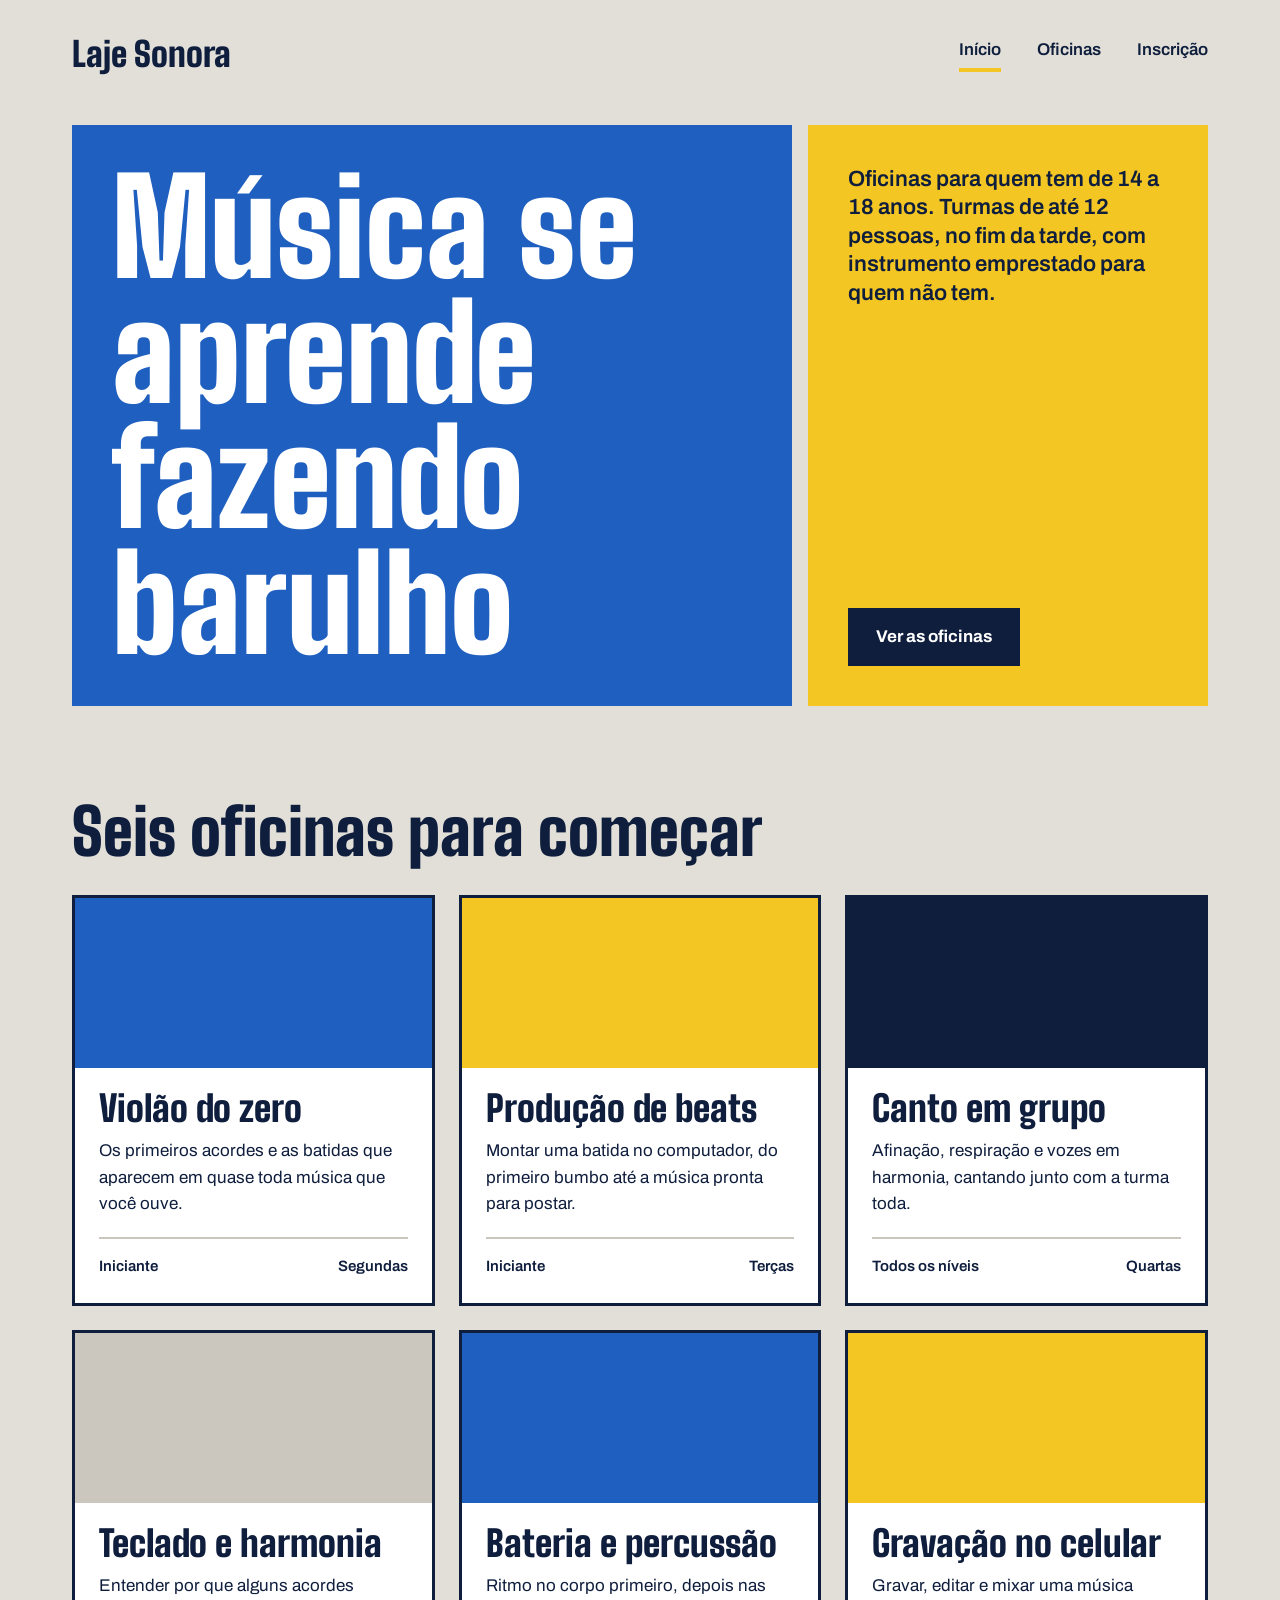
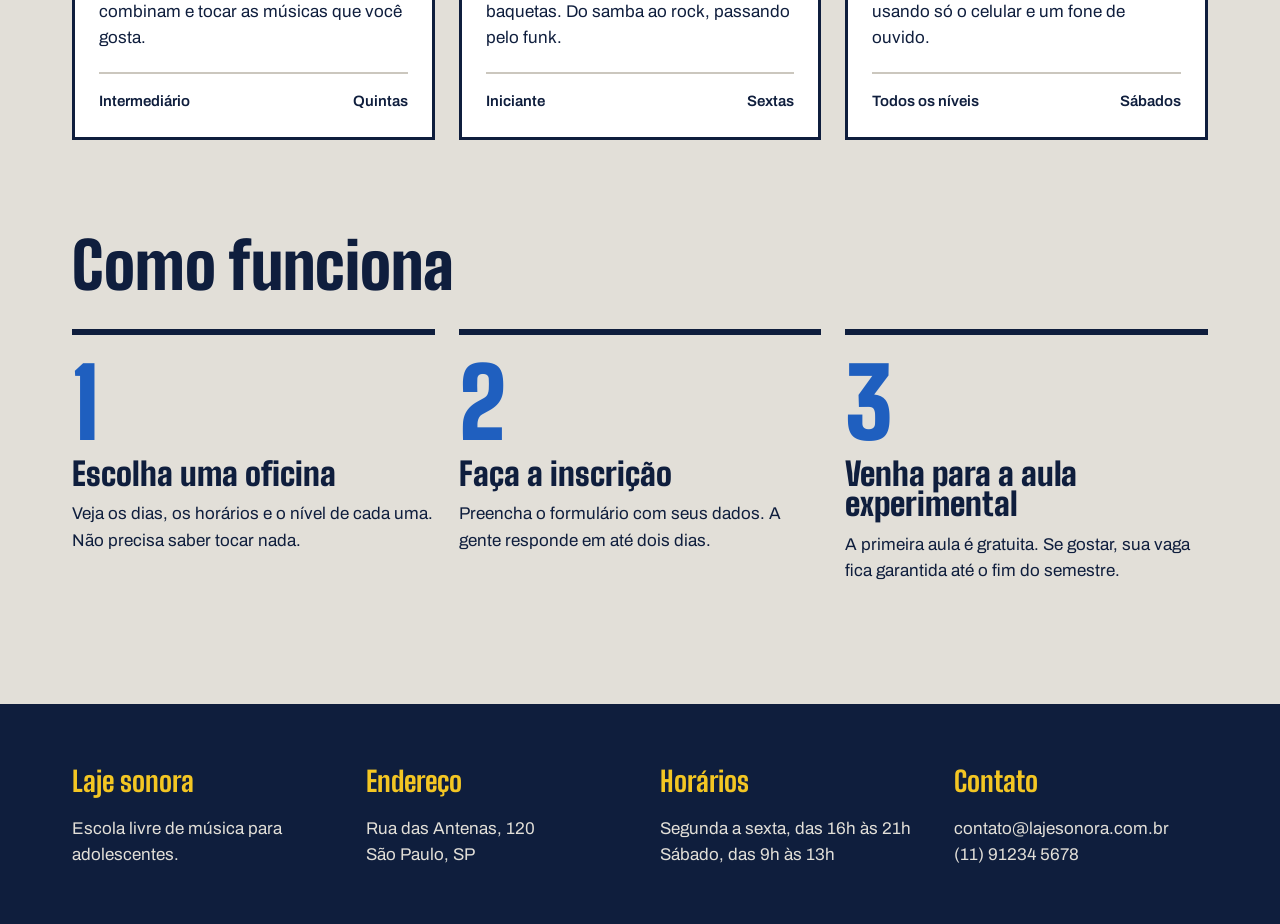
<file: index.html>
<!DOCTYPE html>
<html lang="pt-br">

<head>
    <meta charset="UTF-8">
    <meta name="viewport" content="width=device-width, initial-scale=1.0">

    <link rel="preconnect" href="https://fonts.googleapis.com">
    <link rel="preconnect" href="https://fonts.gstatic.com" crossorigin>

    <link href="https://fonts.googleapis.com/css2?family=Archivo:ital,wght@0,100..900;1,100..900&family=Big+Shoulders:opsz,wght@10..72,100..900&display=swap" rel="stylesheet">

    <link rel="stylesheet" href="index.css">

    <title>Laje Sonora | Início</title>
</head>

<body>

    <header class="conteudo topo">

        <a href="index.html" class="logo">Laje Sonora</a>

        <nav class="menu">
            <a href="index.html" class="atual">Início</a>
            <a href="oficinas.html">Oficinas</a>
            <a href="inscricao.html">Inscrição</a>
        </nav>

    </header>

    <main>

        <!-- CARTAZES -->

        <section class="conteudo cartazes">

            <div class="cartaz cartaz-principal">
                <h1>Música se aprende fazendo barulho</h1>
            </div>

            <div class="cartaz cartaz-lateral">

                <p>
                    Oficinas para quem tem de 14 a 18 anos.
                    Turmas de até 12 pessoas, no fim da tarde,
                    com instrumento emprestado para quem não tem.
                </p>

                <a href="oficinas.html" class="botao">
                    Ver as oficinas
                </a>

            </div>

        </section>

        <!-- OFICINAS -->

        <section class="conteudo secao">

            <h2 class="titulo-secao">
                Seis oficinas para começar
            </h2>

            <div class="cards">

                <article class="card">

                    <div class="foto foto-azul"></div>

                    <div class="card-texto">

                        <h3>Violão do zero</h3>

                        <p>
                            Os primeiros acordes e as batidas que aparecem
                            em quase toda música que você ouve.
                        </p>

                        <div class="card-info">
                            <span>Iniciante</span>
                            <span>Segundas</span>
                        </div>

                    </div>
                </article>

                <article class="card">

                    <div class="foto foto-amarela"></div>

                    <div class="card-texto">

                        <h3>Produção de beats</h3>

                        <p>
                            Montar uma batida no computador, do primeiro
                            bumbo até a música pronta para postar.
                        </p>

                        <div class="card-info">
                            <span>Iniciante</span>
                            <span>Terças</span>
                        </div>

                    </div>
                </article>

                <article class="card">

                    <div class="foto foto-tinta"></div>

                    <div class="card-texto">

                        <h3>Canto em grupo</h3>

                        <p>
                            Afinação, respiração e vozes em harmonia,
                            cantando junto com a turma toda.
                        </p>

                        <div class="card-info">
                            <span>Todos os níveis</span>
                            <span>Quartas</span>
                        </div>

                    </div>
                </article>

                <article class="card">

                    <div class="foto"></div>

                    <div class="card-texto">

                        <h3>Teclado e harmonia</h3>

                        <p>
                            Entender por que alguns acordes combinam
                            e tocar as músicas que você gosta.
                        </p>

                        <div class="card-info">
                            <span>Intermediário</span>
                            <span>Quintas</span>
                        </div>

                    </div>
                </article>

                <article class="card">

                    <div class="foto foto-azul"></div>

                    <div class="card-texto">

                        <h3>Bateria e percussão</h3>

                        <p>
                            Ritmo no corpo primeiro, depois nas baquetas.
                            Do samba ao rock, passando pelo funk.
                        </p>

                        <div class="card-info">
                            <span>Iniciante</span>
                            <span>Sextas</span>
                        </div>

                    </div>
                </article>

                <article class="card">

                    <div class="foto foto-amarela"></div>

                    <div class="card-texto">

                        <h3>Gravação no celular</h3>

                        <p>
                            Gravar, editar e mixar uma música usando
                            só o celular e um fone de ouvido.
                        </p>

                        <div class="card-info">
                            <span>Todos os níveis</span>
                            <span>Sábados</span>
                        </div>

                    </div>
                </article>

            </div>

        </section>

        <!-- COMO FUNCIONA -->

        <section class="conteudo secao">

            <h2 class="titulo-secao">
                Como funciona
            </h2>

            <div class="passos">

                <div class="passo">

                    <p class="passo-numero">1</p>

                    <h3>Escolha uma oficina</h3>

                    <p>
                        Veja os dias, os horários e o nível de cada uma.
                        Não precisa saber tocar nada.
                    </p>

                </div>

                <div class="passo">

                    <p class="passo-numero">2</p>

                    <h3>Faça a inscrição</h3>

                    <p>
                        Preencha o formulário com seus dados.
                        A gente responde em até dois dias.
                    </p>

                </div>

                <div class="passo">

                    <p class="passo-numero">3</p>

                    <h3>Venha para a aula experimental</h3>

                    <p>
                        A primeira aula é gratuita. Se gostar,
                        sua vaga fica garantida até o fim do semestre.
                    </p>

                </div>

            </div>

        </section>

    </main>

    <!-- RODAPÉ -->

    <footer class="rodape">

        <div class="conteudo rodape-colunas">

            <div class="rodape-coluna">

                <h4>Laje sonora</h4>

                <p>
                    Escola livre de música para adolescentes.
                </p>

            </div>

            <div class="rodape-coluna">

                <h4>Endereço</h4>

                <p>
                    Rua das Antenas, 120<br>
                    São Paulo, SP
                </p>

            </div>

            <div class="rodape-coluna">

                <h4>Horários</h4>

                <p>
                    Segunda a sexta, das 16h às 21h<br>
                    Sábado, das 9h às 13h
                </p>

            </div>

            <div class="rodape-coluna">

                <h4>Contato</h4>

                <p>
                    contato@lajesonora.com.br<br>
                    (11) 91234 5678
                </p>

            </div>

        </div>

    </footer>

</body>
</html>
</file>
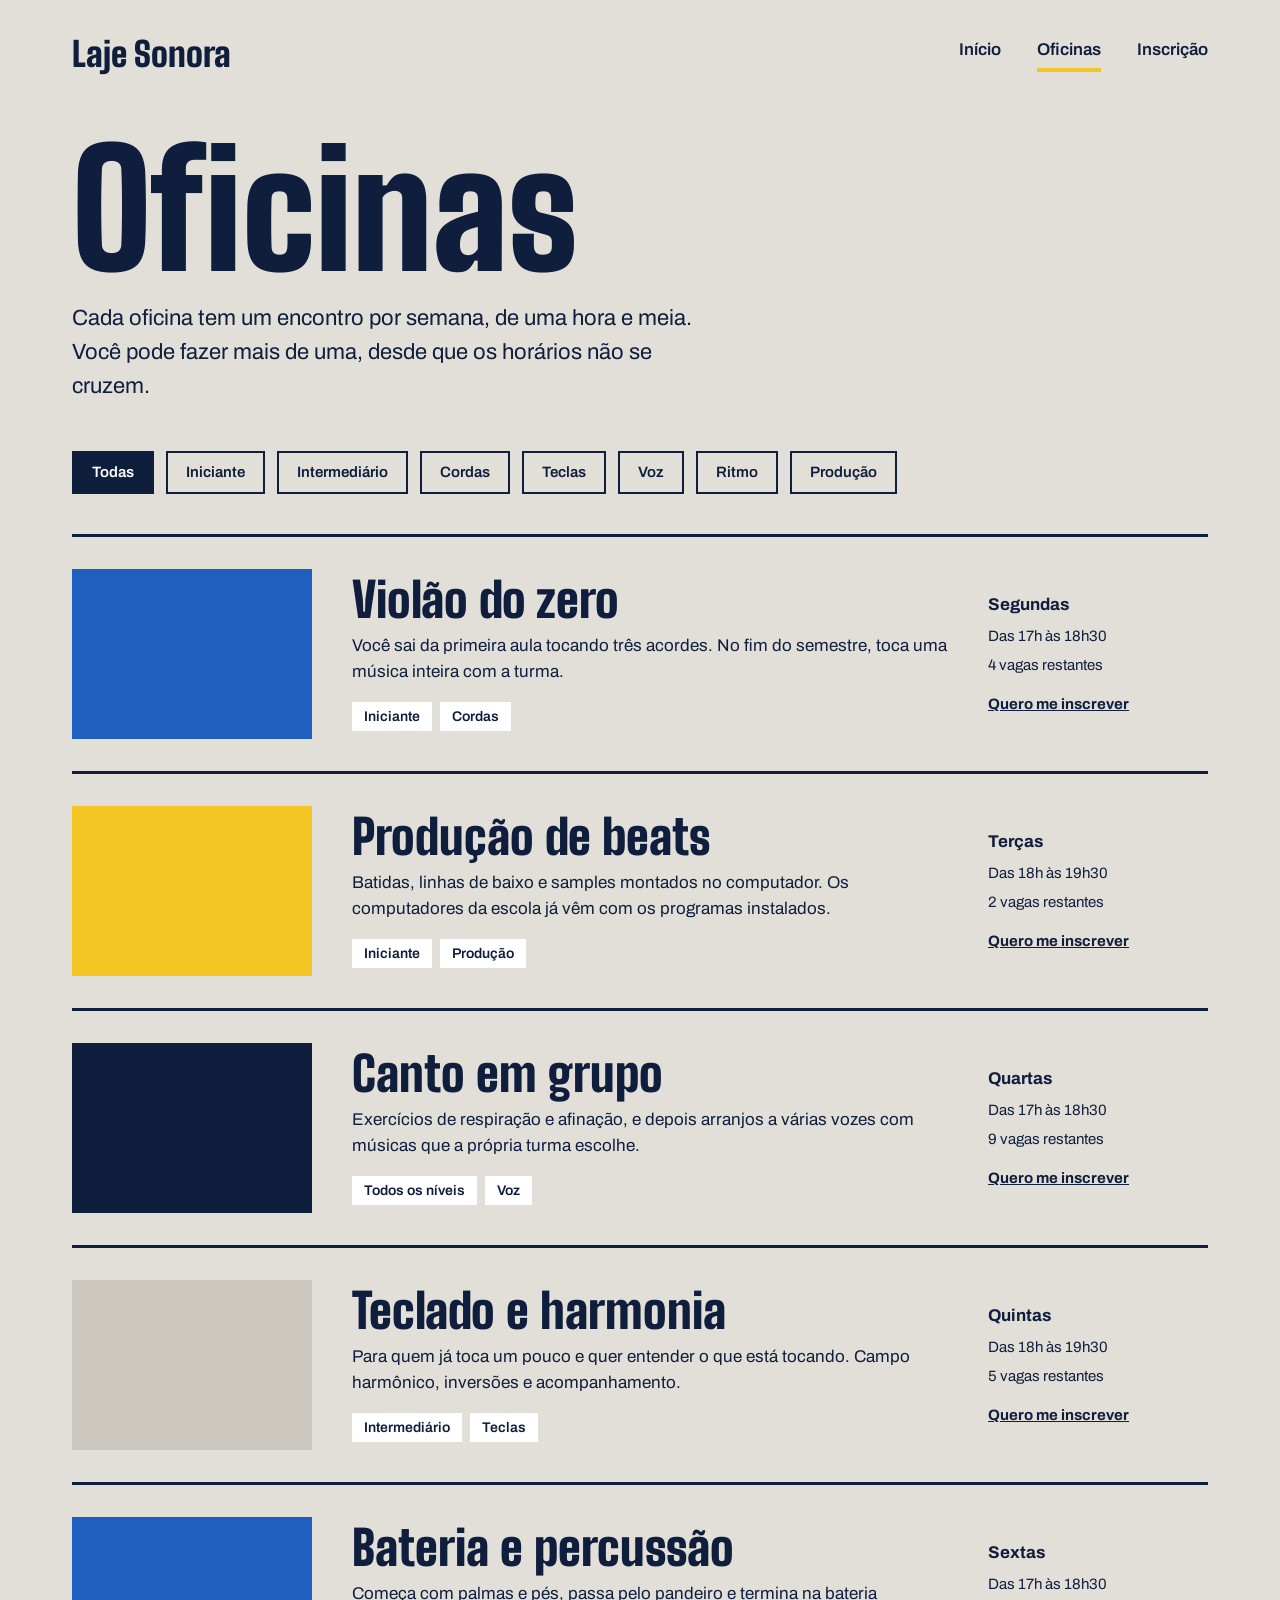
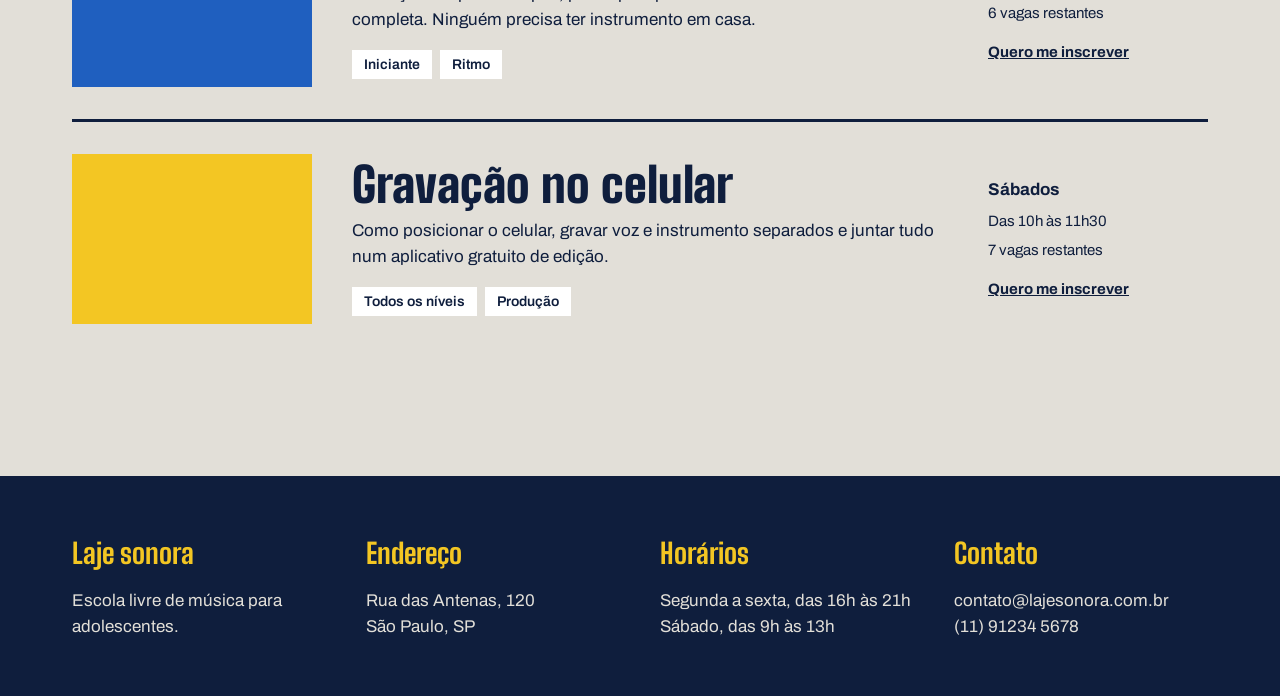
<file: oficinas.html>
<!DOCTYPE html>
<html lang="pt-br">

<head>
    <meta charset="UTF-8">
    <meta name="viewport" content="width=device-width, initial-scale=1.0">

    <link rel="preconnect" href="https://fonts.googleapis.com">
    <link rel="preconnect" href="https://fonts.gstatic.com" crossorigin>

    <link href="https://fonts.googleapis.com/css2?family=Archivo:ital,wght@0,100..900;1,100..900&family=Big+Shoulders:opsz,wght@10..72,100..900&display=swap" rel="stylesheet">

    <link rel="stylesheet" href="oficinas.css">

    <title>Laje Sonora | Oficinas</title>
</head>

<body>

    <header class="conteudo topo">

        <a href="index.html" class="logo">Laje Sonora</a>

        <nav class="menu">
            <a href="index.html">Início</a>
            <a href="oficinas.html" class="atual">Oficinas</a>
            <a href="inscricao.html">Inscrição</a>
        </nav>

    </header>

    <main class="conteudo">

        <h1 class="titulo-pagina">Oficinas</h1>

        <p class="subtitulo-pagina">
            Cada oficina tem um encontro por semana, de uma hora e meia.
            Você pode fazer mais de uma, desde que os horários não se cruzem.
        </p>

        <div class="filtros">
            <span class="filtro ativo">Todas</span>
            <span class="filtro">Iniciante</span>
            <span class="filtro">Intermediário</span>
            <span class="filtro">Cordas</span>
            <span class="filtro">Teclas</span>
            <span class="filtro">Voz</span>
            <span class="filtro">Ritmo</span>
            <span class="filtro">Produção</span>
        </div>

        <div class="lista">

            <article class="oficina">

                <div class="foto foto-azul"></div>

                <div class="oficina-texto">
                    <h2>Violão do zero</h2>

                    <p>
                        Você sai da primeira aula tocando três acordes.
                        No fim do semestre, toca uma música inteira com a turma.
                    </p>

                    <div class="etiquetas">
                        <span class="etiqueta">Iniciante</span>
                        <span class="etiqueta">Cordas</span>
                    </div>
                </div>

                <div class="oficina-detalhes">
                    <strong>Segundas</strong>
                    <span>Das 17h às 18h30</span>
                    <span>4 vagas restantes</span>
                    <a href="inscricao.html">Quero me inscrever</a>
                </div>

            </article>

            <article class="oficina">

                <div class="foto foto-amarela"></div>

                <div class="oficina-texto">
                    <h2>Produção de beats</h2>

                    <p>
                        Batidas, linhas de baixo e samples montados no computador.
                        Os computadores da escola já vêm com os programas instalados.
                    </p>

                    <div class="etiquetas">
                        <span class="etiqueta">Iniciante</span>
                        <span class="etiqueta">Produção</span>
                    </div>
                </div>

                <div class="oficina-detalhes">
                    <strong>Terças</strong>
                    <span>Das 18h às 19h30</span>
                    <span>2 vagas restantes</span>
                    <a href="inscricao.html">Quero me inscrever</a>
                </div>

            </article>

            <article class="oficina">

                <div class="foto foto-tinta"></div>

                <div class="oficina-texto">
                    <h2>Canto em grupo</h2>

                    <p>
                        Exercícios de respiração e afinação, e depois arranjos
                        a várias vozes com músicas que a própria turma escolhe.
                    </p>

                    <div class="etiquetas">
                        <span class="etiqueta">Todos os níveis</span>
                        <span class="etiqueta">Voz</span>
                    </div>
                </div>

                <div class="oficina-detalhes">
                    <strong>Quartas</strong>
                    <span>Das 17h às 18h30</span>
                    <span>9 vagas restantes</span>
                    <a href="inscricao.html">Quero me inscrever</a>
                </div>

            </article>

            <article class="oficina">

                <div class="foto"></div>

                <div class="oficina-texto">
                    <h2>Teclado e harmonia</h2>

                    <p>
                        Para quem já toca um pouco e quer entender o que está
                        tocando. Campo harmônico, inversões e acompanhamento.
                    </p>

                    <div class="etiquetas">
                        <span class="etiqueta">Intermediário</span>
                        <span class="etiqueta">Teclas</span>
                    </div>
                </div>

                <div class="oficina-detalhes">
                    <strong>Quintas</strong>
                    <span>Das 18h às 19h30</span>
                    <span>5 vagas restantes</span>
                    <a href="inscricao.html">Quero me inscrever</a>
                </div>

            </article>

            <article class="oficina">

                <div class="foto foto-azul"></div>

                <div class="oficina-texto">
                    <h2>Bateria e percussão</h2>

                    <p>
                        Começa com palmas e pés, passa pelo pandeiro e termina
                        na bateria completa. Ninguém precisa ter instrumento em casa.
                    </p>

                    <div class="etiquetas">
                        <span class="etiqueta">Iniciante</span>
                        <span class="etiqueta">Ritmo</span>
                    </div>
                </div>

                <div class="oficina-detalhes">
                    <strong>Sextas</strong>
                    <span>Das 17h às 18h30</span>
                    <span>6 vagas restantes</span>
                    <a href="inscricao.html">Quero me inscrever</a>
                </div>

            </article>

            <article class="oficina">

                <div class="foto foto-amarela"></div>

                <div class="oficina-texto">
                    <h2>Gravação no celular</h2>

                    <p>
                        Como posicionar o celular, gravar voz e instrumento
                        separados e juntar tudo num aplicativo gratuito de edição.
                    </p>

                    <div class="etiquetas">
                        <span class="etiqueta">Todos os níveis</span>
                        <span class="etiqueta">Produção</span>
                    </div>
                </div>

                <div class="oficina-detalhes">
                    <strong>Sábados</strong>
                    <span>Das 10h às 11h30</span>
                    <span>7 vagas restantes</span>
                    <a href="inscricao.html">Quero me inscrever</a>
                </div>

            </article>

        </div>

    </main>

    <footer class="rodape">

        <div class="conteudo rodape-colunas">

            <div class="rodape-coluna">
                <h4>Laje sonora</h4>
                <p>Escola livre de música para adolescentes.</p>
            </div>

            <div class="rodape-coluna">
                <h4>Endereço</h4>
                <p>
                    Rua das Antenas, 120<br>
                    São Paulo, SP
                </p>
            </div>

            <div class="rodape-coluna">
                <h4>Horários</h4>
                <p>
                    Segunda a sexta, das 16h às 21h<br>
                    Sábado, das 9h às 13h
                </p>
            </div>

            <div class="rodape-coluna">
                <h4>Contato</h4>
                <p>
                    contato@lajesonora.com.br<br>
                    (11) 91234 5678
                </p>
            </div>

        </div>

    </footer>

</body>
</html>
</file>
<file: index.css>
/* RESET */

* {
    margin: 0;
    padding: 0;
    box-sizing: border-box;
}


/* VARIÁVEIS */

:root {
    --concreto: #E2DFD8;
    --concreto-escuro: #CBC7BE;
    --tinta: #0F1E3D;
    --caixa-dagua: #1F5FBF;
    --fita: #F3C623;
    --branco: #FFFFFF;

    --fonte-cartaz: "Big Shoulders", "Arial Narrow", sans-serif;
    --fonte-texto: "Archivo", Arial, sans-serif;
}


/* BODY */

body {
    background-color: var(--concreto);
    color: var(--tinta);
    font-family: var(--fonte-texto);
    font-size: 17px;
    line-height: 1.55;
}


/* GERAL */

a {
    color: inherit;
}

h1, h2, h3 {
    font-family: var(--fonte-cartaz);
    font-weight: 900;
    line-height: 0.95;
}

.conteudo {
    max-width: 1200px;
    margin-inline: auto;
    padding-inline: 32px;
}


/* TOPO */

.topo {
    padding-block: 28px;
    display: flex;
    justify-content: space-between;
    align-items: center;
}

.logo {
    font-family: var(--fonte-cartaz);
    font-size: 34px;
    font-weight: 900;
    text-decoration: none;
}

.menu {
    display: flex;
    gap: 36px;
}

.menu a {
    font-weight: 600;
    text-decoration: none;
    padding-bottom: 4px;
    border-bottom: 4px solid transparent;
}

.menu a:hover {
    border-bottom-color: var(--tinta);
}

.menu a.atual {
    border-bottom-color: var(--fita);
}


/* CARTAZES */

.cartazes {
    margin-top: 16px;
    display: flex;
    gap: 16px;
}

.cartaz {
    padding: 40px;
}

.cartaz-principal {
    background-color: var(--caixa-dagua);
    color: var(--branco);
    flex: 2;
}

.cartaz-principal h1 {
    font-size: 132px;
    max-width: 9ch;
}

.cartaz-lateral {
    background-color: var(--fita);
    flex: 1;
    display: flex;
    flex-direction: column;
    justify-content: space-between;
    gap: 32px;
    align-items: flex-start;
}

.cartaz-lateral p {
    font-size: 22px;
    font-weight: 600;
    line-height: 1.3;
}


/* BOTÃO */

.botao {
    background-color: var(--tinta);
    color: var(--branco);
    font-weight: 700;
    text-decoration: none;
    padding: 16px 28px;
    border: none;
    font-family: var(--fonte-texto);
    font-size: 17px;
    cursor: pointer;
}

.botao:hover {
    background-color: var(--caixa-dagua);
}


/* SEÇÕES */

.secao {
    margin-top: 96px;
}

.titulo-secao {
    font-size: 64px;
    margin-bottom: 32px;
}


/* CARDS */

.cards {
    display: flex;
    flex-wrap: wrap;
    gap: 24px;
}

.card {
    background-color: var(--branco);
    border: 3px solid var(--tinta);
    flex: 1 1 340px;
}

.card .foto {
    height: 170px;
}


/* FOTOS */

.foto {
    background-color: var(--concreto-escuro);
}

.foto-azul {
    background-color: var(--caixa-dagua);
}

.foto-amarela {
    background-color: var(--fita);
}

.foto-tinta {
    background-color: var(--tinta);
}


/* TEXTO DOS CARDS */

.card-texto {
    padding: 24px;
}

.card h3 {
    font-size: 36px;
    margin-bottom: 12px;
}

.card-info {
    margin-top: 20px;
    padding-top: 16px;
    border-top: 2px solid var(--concreto-escuro);
    font-weight: 600;
    font-size: 15px;

    display: flex;
    justify-content: space-between;
    align-items: center;
}


/* COMO FUNCIONA */

.passos {
    display: flex;
    gap: 24px;
}

.passo {
    border-top: 6px solid var(--tinta);
    padding-top: 20px;
    flex: 1;
}

.passo-numero {
    font-family: var(--fonte-cartaz);
    font-size: 96px;
    font-weight: 900;
    line-height: 1;
    color: var(--caixa-dagua);
}

.passo h3 {
    font-size: 32px;
    margin-block: 8px 12px;
}


/* RODAPÉ */

.rodape {
    margin-top: 120px;
    background-color: var(--tinta);
    color: var(--concreto);
    padding-block: 56px;
}

.rodape-colunas {
    display: flex;
    gap: 40px;
}

.rodape-coluna {
    flex: 1;
}

.rodape h4 {
    font-family: var(--fonte-cartaz);
    font-size: 28px;
    color: var(--fita);
    margin-bottom: 12px;
}


/* RESPONSIVIDADE */

@media (max-width: 700px) {

    .conteudo {
        padding-inline: 20px;
    }

    .topo {
        flex-wrap: wrap;
        gap: 20px;
    }

    .menu {
        gap: 16px;
    }

    .cartazes {
        flex-direction: column;
        padding-inline: 20px;
    }

    .cartaz-principal h1 {
        font-size: 80px;
    }

    .cartaz-lateral {
        min-height: 240px;
    }

    .titulo-secao {
        font-size: 48px;
    }

    .passos {
        flex-direction: column;
    }

    .rodape-colunas {
        flex-wrap: wrap;
    }

    .rodape-coluna {
        flex: 1 1 40%;
    }

}
</file>
<file: oficinas.css>
* {
    margin: 0;
    padding: 0;
    box-sizing: border-box;
}

:root {
    --concreto: #E2DFD8;
    --concreto-escuro: #CBC7BE;
    --tinta: #0F1E3D;
    --caixa-dagua: #1F5FBF;
    --fita: #F3C623;
    --branco: #FFFFFF;

    --fonte-cartaz: "Big Shoulders", "Arial Narrow", sans-serif;
    --fonte-texto: "Archivo", Arial, sans-serif;
}

body {
    background-color: var(--concreto);
    color: var(--tinta);
    font-family: var(--fonte-texto);
    font-size: 17px;
    line-height: 1.55;
}

a {
    color: inherit;
}

h1, h2, h3 {
    font-family: var(--fonte-cartaz);
    font-weight: 900;
    line-height: 0.95;
}

.conteudo {
    max-width: 1200px;
    margin-inline: auto;
    padding-inline: 32px;
}

.topo {
    padding-block: 28px;
    display: flex;
    justify-content: space-between;
    align-items: center;
}

.logo {
    font-family: var(--fonte-cartaz);
    font-size: 34px;
    font-weight: 900;
    text-decoration: none;
}

.menu {
    display: flex;
    gap: 36px;
}

.menu a {
    font-weight: 600;
    text-decoration: none;
    padding-bottom: 4px;
    border-bottom: 4px solid transparent;
}

.menu a:hover {
    border-bottom-color: var(--tinta);
}

.menu a.atual {
    border-bottom-color: var(--fita);
}

.foto {
    background-color: var(--concreto-escuro);
}

.foto-azul {
    background-color: var(--caixa-dagua);
}

.foto-amarela {
    background-color: var(--fita);
}

.foto-tinta {
    background-color: var(--tinta);
}

.rodape {
    margin-top: 120px;
    background-color: var(--tinta);
    color: var(--concreto);
    padding-block: 56px;
}

.rodape-colunas {
    display: flex;
    gap: 40px;
}

.rodape-coluna {
    flex: 1;
}

.rodape h4 {
    font-family: var(--fonte-cartaz);
    font-size: 28px;
    color: var(--fita);
    margin-bottom: 12px;
}


.titulo-pagina {
    font-size: 160px;
    margin-top: 24px;
}

.subtitulo-pagina {
    font-size: 22px;
    max-width: 640px;
    margin-top: 16px;
}

.filtros {
    margin-top: 48px;
    display: flex;
    flex-wrap: wrap;
    gap: 12px;
}

.filtro {
    border: 2px solid var(--tinta);
    padding: 8px 18px;
    font-weight: 600;
    font-size: 15px;
}

.filtro.ativo {
    background-color: var(--tinta);
    color: var(--branco);
}

.lista {
    margin-top: 40px;
}

.oficina {
    padding-block: 32px;
    border-top: 3px solid var(--tinta);
    display: flex;
    align-items: center;
    gap: 40px;
}

.oficina .foto {
    width: 240px;
    height: 170px;
    flex-shrink: 0;
}

.oficina-texto {
    flex: 1;
}

.oficina h2 {
    font-size: 48px;
    margin-bottom: 10px;
}

.etiquetas {
    margin-top: 16px;
    display: flex;
    gap: 8px;
}

.etiqueta {
    background-color: var(--branco);
    padding: 4px 12px;
    font-size: 14px;
    font-weight: 600;
}

.oficina-detalhes {
    width: 220px;
    font-size: 15px;
    display: flex;
    flex-direction: column;
    gap: 6px;
}

.oficina-detalhes strong {
    font-size: 17px;
}

.oficina-detalhes a {
    margin-top: 10px;
    font-weight: 700;
}
</file>
